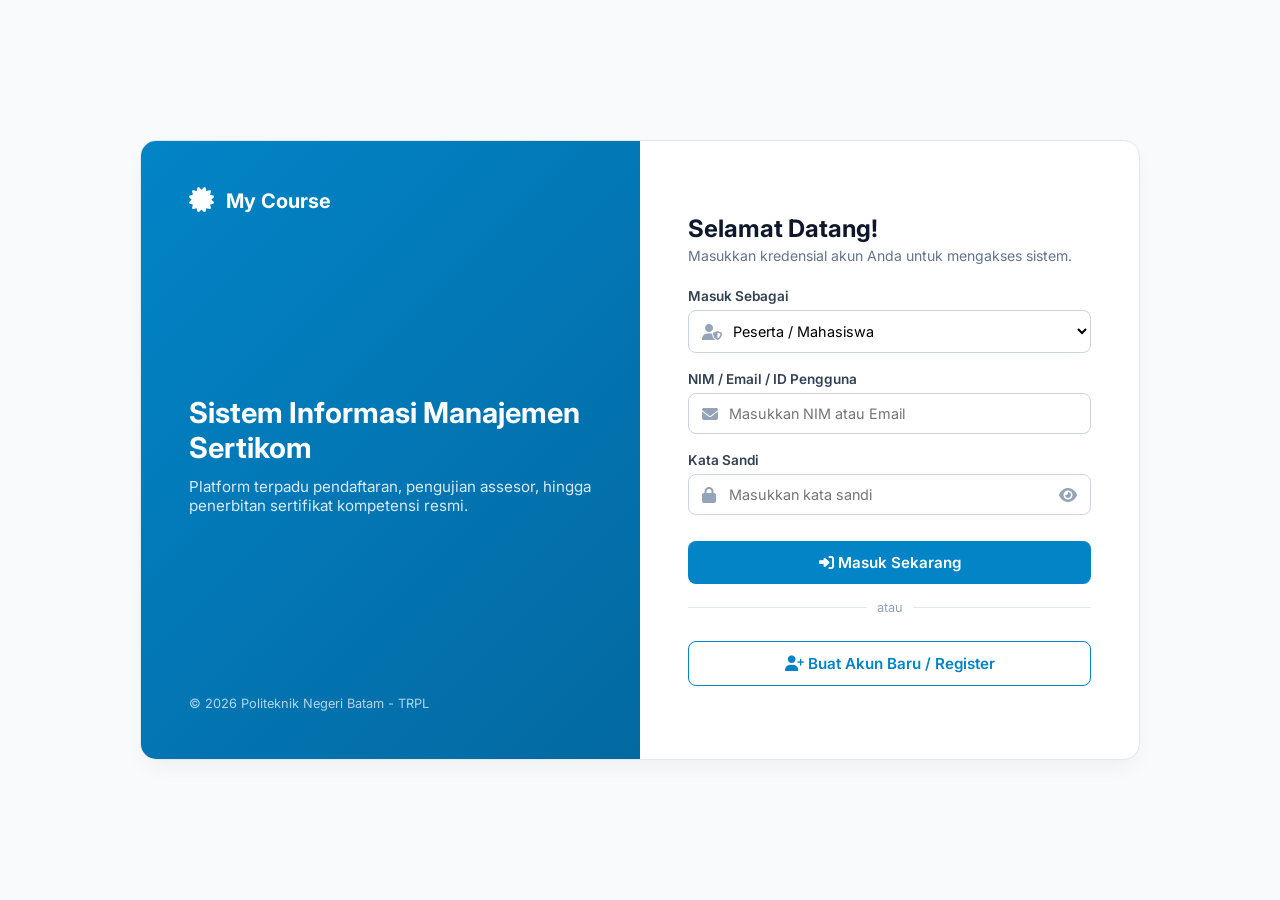
<file: index.html>
<!DOCTYPE html>
<html lang="id">
<head>
    <meta charset="UTF-8">
    <meta name="viewport" content="width=device-width, initial-scale=1.0">
    <title>Sistem Manajemen Sertikom</title>
    <link href="https://fonts.googleapis.com/css2?family=Inter:wght@300;400;500;600;700&display=swap" rel="stylesheet">
    <link rel="stylesheet" href="https://cdnjs.cloudflare.com/ajax/libs/font-awesome/6.4.0/css/all.min.css">
    <style>
        * { margin: 0; padding: 0; box-sizing: border-box; font-family: 'Inter', sans-serif; }
        body { background-color: #f8fafc; min-height: 100vh; display: flex; align-items: center; justify-content: center; }
        .login-wrapper { display: flex; width: 100%; max-width: 1000px; min-height: 620px; background: #fff; border-radius: 16px; box-shadow: 0 10px 25px -5px rgba(0,0,0,0.05); overflow: hidden; margin: 20px; border: 1px solid #e2e8f0; }
        .login-banner { flex: 1; background: linear-gradient(135deg, #0284c7 0%, #0369a1 100%); color: #fff; padding: 48px; display: flex; flex-direction: column; justify-content: space-between; }
        .brand-logo { display: flex; align-items: center; gap: 12px; font-size: 1.25rem; font-weight: 700; }
        .login-form-container { flex: 1; padding: 48px; display: flex; flex-direction: column; justify-content: center; overflow-y: auto; }
        .form-group { margin-bottom: 18px; display: flex; flex-direction: column; gap: 6px; }
        label { font-size: 0.85rem; font-weight: 600; color: #334155; }
        .input-icon-wrapper { position: relative; display: flex; align-items: center; }
        .input-icon-wrapper i.left-icon { position: absolute; left: 14px; color: #94a3b8; }
        .input-icon-wrapper i.toggle-password { position: absolute; right: 14px; color: #94a3b8; cursor: pointer; }
        input, select { width: 100%; padding: 11px 14px 11px 40px; border: 1px solid #cbd5e1; border-radius: 8px; font-size: 0.9rem; outline: none; background-color: #fff; }
        input:focus, select:focus { border-color: #0284c7; box-shadow: 0 0 0 3px #e0f2fe; }
        
        /* Style Tombol */
        .btn-primary { width: 100%; padding: 12px; background-color: #0284c7; color: #fff; border: none; border-radius: 8px; font-size: 0.95rem; font-weight: 600; cursor: pointer; transition: background-color 0.2s; }
        .btn-primary:hover { background-color: #0369a1; }
        
        .btn-outline { width: 100%; padding: 12px; background-color: transparent; color: #0284c7; border: 1px solid #0284c7; border-radius: 8px; font-size: 0.95rem; font-weight: 600; cursor: pointer; transition: all 0.2s; margin-top: 10px; }
        .btn-outline:hover { background-color: #f0f9ff; }

        .divider { display: flex; align-items: center; text-align: center; margin: 16px 0; color: #94a3b8; font-size: 0.8rem; }
        .divider::before, .divider::after { content: ''; flex: 1; border-bottom: 1px solid #e2e8f0; }
        .divider span { padding: 0 10px; }

        .switch-form-text { text-align: center; margin-top: 16px; font-size: 0.88rem; color: #64748b; }
        .switch-form-text a { color: #0284c7; font-weight: 600; text-decoration: none; cursor: pointer; }
        .switch-form-text a:hover { text-decoration: underline; }
        .hidden { display: none !important; }
        @media (max-width: 768px) { .login-banner { display: none; } .login-wrapper { max-width: 450px; } }
    </style>
</head>
<body>
    <div class="login-wrapper">
        <!-- Banner Left Side -->
        <div class="login-banner">
            <div class="brand-logo"><i class="fa-solid fa-certificate fa-lg"></i><span>My Course</span></div>
            <div>
                <h2 style="font-size: 1.8rem; font-weight: 700; margin-bottom: 12px;">Sistem Informasi Manajemen Sertikom</h2>
                <p style="font-size: 0.95rem; opacity: 0.85;">Platform terpadu pendaftaran, pengujian assesor, hingga penerbitan sertifikat kompetensi resmi.</p>
            </div>
            <div style="font-size: 0.8rem; opacity: 0.7;">&copy; 2026 Politeknik Negeri Batam - TRPL</div>
        </div>

        <!-- Right Side Form Container -->
        <div class="login-form-container">
            
            <!-- FORM LOGIN -->
            <div id="loginSection">
                <div style="margin-bottom: 24px;">
                    <h3 style="font-size: 1.5rem; font-weight: 700; color: #0f172a;">Selamat Datang!</h3>
                    <p style="font-size: 0.88rem; color: #64748b; margin-top: 4px;">Masukkan kredensial akun Anda untuk mengakses sistem.</p>
                </div>

                <form id="loginForm">
                    <div class="form-group">
                        <label for="roleSelect">Masuk Sebagai</label>
                        <div class="input-icon-wrapper">
                            <i class="fa-solid fa-user-shield left-icon"></i>
                            <select name="role" id="roleSelect" required>
                                <option value="peserta" selected>Peserta / Mahasiswa</option>
                                <option value="assesor">Assesor / Penguji</option>
                                <option value="operator">Operator / Admin Jurusan</option>
                            </select>
                        </div>
                    </div>

                    <div class="form-group">
                        <label for="username">NIM / Email / ID Pengguna</label>
                        <div class="input-icon-wrapper">
                            <i class="fa-solid fa-envelope left-icon"></i>
                            <input type="text" id="username" name="username" placeholder="Masukkan NIM atau Email" required autocomplete="off">
                        </div>
                    </div>

                    <div class="form-group">
                        <label for="password">Kata Sandi</label>
                        <div class="input-icon-wrapper">
                            <i class="fa-solid fa-lock left-icon"></i>
                            <input type="password" id="password" name="password" placeholder="Masukkan kata sandi" required>
                            <i class="fa-solid fa-eye toggle-password" onclick="togglePassword('password', this)"></i>
                        </div>
                    </div>

                    <!-- TOMBOL LOGIN UTAMA -->
                    <button type="submit" class="btn-primary" style="margin-top: 8px;">
                        <i class="fa-solid fa-right-to-bracket"></i> Masuk Sekarang
                    </button>
                </form>

                <div class="divider">
                    <span>atau</span>
                </div>

                <!-- TOMBOL REGISTER KHUSUS -->
                <button type="button" class="btn-outline" onclick="toggleForm('register')">
                    <i class="fa-solid fa-user-plus"></i> Buat Akun Baru / Register
                </button>
            </div>

            <!-- FORM REGISTRASI -->
            <div id="registerSection" class="hidden">
                <div style="margin-bottom: 24px;">
                    <h3 style="font-size: 1.5rem; font-weight: 700; color: #0f172a;">Pendaftaran Akun</h3>
                    <p style="font-size: 0.88rem; color: #64748b; margin-top: 4px;">Lengkapi data diri Anda untuk mendaftar ke sistem.</p>
                </div>

                <form id="registerForm">
                    <div class="form-group">
                        <label for="regFullName">Nama Lengkap</label>
                        <div class="input-icon-wrapper">
                            <i class="fa-solid fa-user left-icon"></i>
                            <input type="text" id="regFullName" name="fullName" placeholder="Masukkan nama lengkap" required autocomplete="off">
                        </div>
                    </div>

                    <div class="form-group">
                        <label for="regEmail">Email / NIM</label>
                        <div class="input-icon-wrapper">
                            <i class="fa-solid fa-envelope left-icon"></i>
                            <input type="text" id="regEmail" name="email" placeholder="contoh@polibatam.ac.id / NIM" required autocomplete="off">
                        </div>
                    </div>

                    <div class="form-group">
                        <label for="regRole">Daftar Sebagai</label>
                        <div class="input-icon-wrapper">
                            <i class="fa-solid fa-user-gear left-icon"></i>
                            <select name="regRole" id="regRole" required>
                                <option value="peserta" selected>Peserta / Mahasiswa</option>
                            </select>
                        </div>
                    </div>

                    <div class="form-group">
                        <label for="regPassword">Kata Sandi</label>
                        <div class="input-icon-wrapper">
                            <i class="fa-solid fa-lock left-icon"></i>
                            <input type="password" id="regPassword" name="regPassword" placeholder="Minimal 6 karakter" required>
                            <i class="fa-solid fa-eye toggle-password" onclick="togglePassword('regPassword', this)"></i>
                        </div>
                    </div>

                    <button type="submit" class="btn-primary" style="margin-top: 8px;">
                        <i class="fa-solid fa-check-circle"></i> Selesaikan Pendaftaran
                    </button>
                </form>

                <p class="switch-form-text">
                    Sudah memiliki akun? <a onclick="toggleForm('login')">Kembali ke Login</a>
                </p>
            </div>

        </div>
    </div>

    <script>
        // Toggle Show/Hide Password
        function togglePassword(inputId, iconElement) {
            const input = document.getElementById(inputId);
            if (input.type === 'password') {
                input.type = 'text';
                iconElement.classList.replace('fa-eye', 'fa-eye-slash');
            } else {
                input.type = 'password';
                iconElement.classList.replace('fa-eye-slash', 'fa-eye');
            }
        }

        // Fungsi Beralih Antara Login dan Register
        function toggleForm(target) {
            const loginSection = document.getElementById('loginSection');
            const registerSection = document.getElementById('registerSection');

            if (target === 'register') {
                loginSection.classList.add('hidden');
                registerSection.classList.remove('hidden');
            } else {
                registerSection.classList.add('hidden');
                loginSection.classList.remove('hidden');
            }
        }

        // Handling Login Submit
        document.getElementById('loginForm').addEventListener('submit', function(e) {
            e.preventDefault(); 
            
            const role = document.getElementById('roleSelect').value;
            const username = document.getElementById('username').value;
            
            localStorage.setItem('userRole', role);
            localStorage.setItem('username', username);

            const dashboardMap = {
                'peserta': 'dashboard_peserta.html',
                'assesor': 'dashboard_assesor.html',
                'operator': 'dashboard_operator.html'
            };

            if (dashboardMap[role]) {
                window.location.href = dashboardMap[role];
            } else {
                alert('Role tidak valid!');
            }
        });

        // Handling Register Submit
        document.getElementById('registerForm').addEventListener('submit', function(e) {
            e.preventDefault();

            const fullName = document.getElementById('regFullName').value;
            const email = document.getElementById('regEmail').value;
            const role = document.getElementById('regRole').value;

            alert(`Pendaftaran berhasil!\nNama: ${fullName}\nRole: ${role}\n\nSilakan masuk menggunakan akun Anda.`);
            
            document.getElementById('roleSelect').value = role;
            document.getElementById('username').value = email;
            toggleForm('login');
        });
    </script>
</body>
</html>
</file>
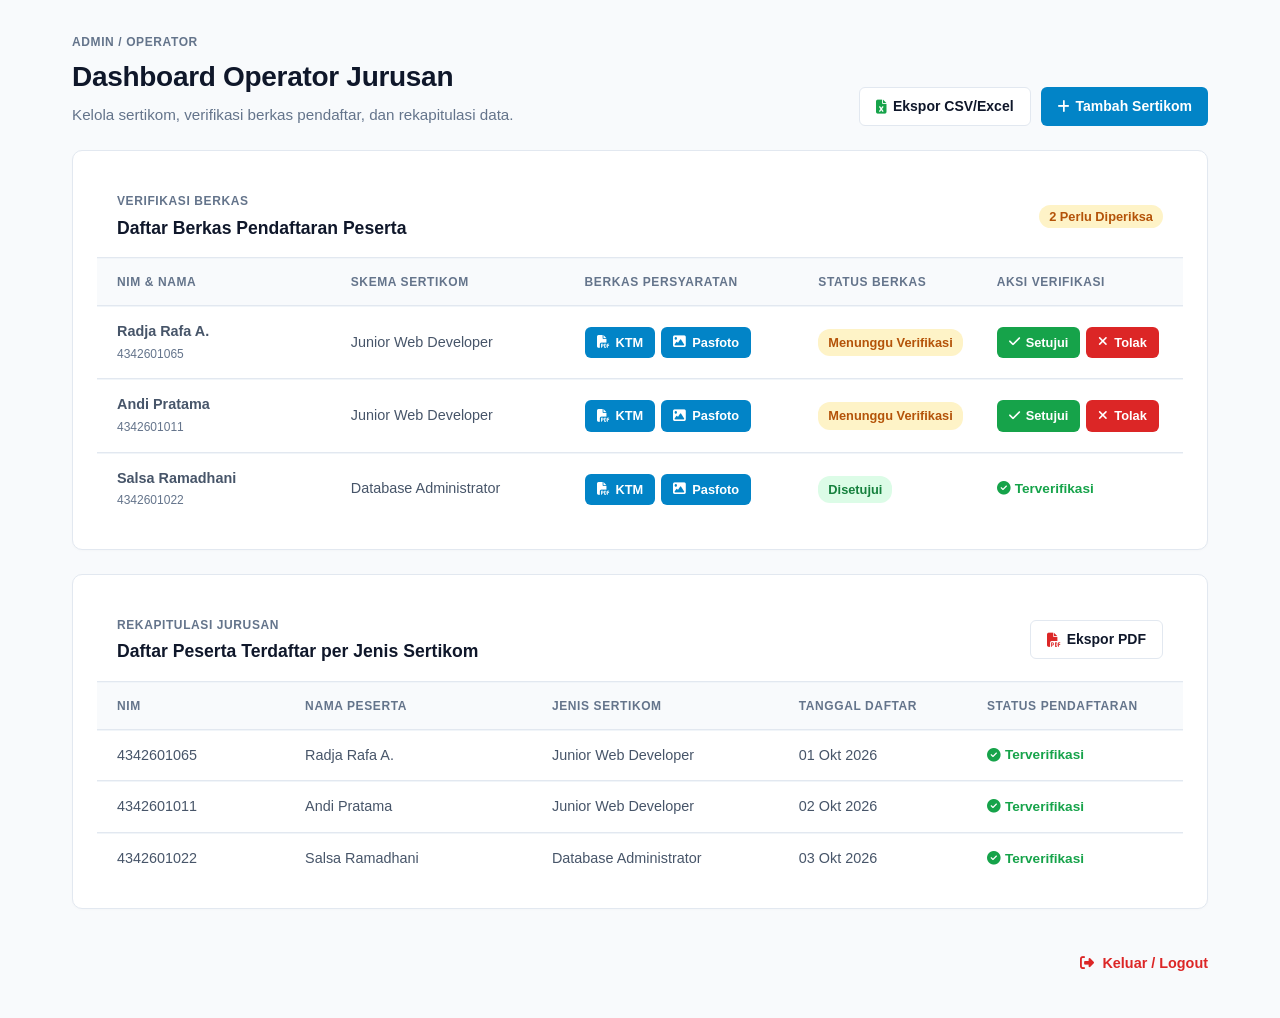
<file: dashboard_operator.html>
<!DOCTYPE html>
<html lang="id">
<head>
    <meta charset="UTF-8">
    <meta name="viewport" content="width=device-width, initial-scale=1.0">
    <link rel="stylesheet" href="style.css">
    <link rel="stylesheet" href="https://cdnjs.cloudflare.com/ajax/libs/font-awesome/6.4.0/css/all.min.css">
    <title>Dashboard Operator - Manajemen Sertikom</title>
    <style>
      
    </style>
</head>
<body>

<section id="admin" class="page role-page active">
    <!-- PAGE HEADER -->
    <div class="page-head">
        <div>
            <span class="role-label admin-label">ADMIN / OPERATOR</span>
            <h1>Dashboard Operator Jurusan</h1>
            <p>Kelola sertikom, verifikasi berkas pendaftar, dan rekapitulasi data.</p>
        </div>
        <div class="head-actions">
            <!-- Penulisan sintaks onclick yang salah sebelumnya disesuaikan -->
            <button class="btn-secondary" onclick="exportDataData('csv')">
                <i class="fa-solid fa-file-excel" style="color: #16a34a;"></i> Ekspor CSV/Excel
            </button>
            <button class="btn-primary" onclick="openCourseForm()">
                <i class="fa-solid fa-plus"></i> Tambah Sertikom
            </button>
        </div>
    </div>

    <!-- TABEL VERIFIKASI BERKAS PESERTA -->
    <div class="card admin-table-card">
        <div class="card-head">
            <div>
                <span class="label">VERIFIKASI BERKAS</span>
                <h3>Daftar Berkas Pendaftaran Peserta</h3>
            </div>
            <span class="count-badge" id="pendingCount">2 Perlu Diperiksa</span>
        </div>
        
        <div class="simple-table table-verifikasi">
            <div class="simple-row table-title">
                <span>NIM & Nama</span>
                <span>Skema Sertikom</span>
                <span>Berkas Persyaratan</span>
                <span>Status Berkas</span>
                <span>Aksi Verifikasi</span>
            </div>
            
            <div class="simple-row" id="row-1">
                <div>
                    <b>Radja Rafa A.</b><br>
                    <small style="color:#64748b;">4342601065</small>
                </div>
                <span>Junior Web Developer</span>
                <div class="action-group">
                    <button class="btn-action-view" onclick="previewFile('KTM_Radja.pdf')"><i class="fa-solid fa-file-pdf"></i> KTM</button>
                    <button class="btn-action-view" onclick="previewFile('Foto_Radja.jpg')"><i class="fa-solid fa-image"></i> Pasfoto</button>
                </div>
                <div><span class="badge-pending" id="status-1">Menunggu Verifikasi</span></div>
                <div class="action-group">
                    <button class="btn-action-approve" onclick="verifyDoc(1, 'Disetujui')"><i class="fa-solid fa-check"></i> Setujui</button>
                    <button class="btn-action-reject" onclick="verifyDoc(1, 'Ditolak')"><i class="fa-solid fa-xmark"></i> Tolak</button>
                </div>
            </div>

            <div class="simple-row" id="row-2">
                <div>
                    <b>Andi Pratama</b><br>
                    <small style="color:#64748b;">4342601011</small>
                </div>
                <span>Junior Web Developer</span>
                <div class="action-group">
                    <button class="btn-action-view" onclick="previewFile('KTM_Andi.pdf')"><i class="fa-solid fa-file-pdf"></i> KTM</button>
                    <button class="btn-action-view" onclick="previewFile('Foto_Andi.jpg')"><i class="fa-solid fa-image"></i> Pasfoto</button>
                </div>
                <div><span class="badge-pending" id="status-2">Menunggu Verifikasi</span></div>
                <div class="action-group">
                    <button class="btn-action-approve" onclick="verifyDoc(2, 'Disetujui')"><i class="fa-solid fa-check"></i> Setujui</button>
                    <button class="btn-action-reject" onclick="verifyDoc(2, 'Ditolak')"><i class="fa-solid fa-xmark"></i> Tolak</button>
                </div>
            </div>

            <div class="simple-row">
                <div>
                    <b>Salsa Ramadhani</b><br>
                    <small style="color:#64748b;">4342601022</small>
                </div>
                <span>Database Administrator</span>
                <div class="action-group">
                    <button class="btn-action-view" onclick="previewFile('KTM_Salsa.pdf')"><i class="fa-solid fa-file-pdf"></i> KTM</button>
                    <button class="btn-action-view" onclick="previewFile('Foto_Salsa.jpg')"><i class="fa-solid fa-image"></i> Pasfoto</button>
                </div>
                <div><span class="badge-approved">Disetujui</span></div>
                <div class="done-text"><i class="fa-solid fa-circle-check"></i> Terverifikasi</div>
            </div>
        </div>
    </div>

    <!-- REKAP JUMLAH DAN DAFTAR PESERTA -->
    <div class="card admin-table-card">
        <div class="card-head">
            <div>
                <span class="label">REKAPITULASI JURUSAN</span>
                <h3>Daftar Peserta Terdaftar per Jenis Sertikom</h3>
            </div>
            <button class="btn-secondary" onclick="exportDataData('pdf')">
                <i class="fa-solid fa-file-pdf" style="color: #dc2626;"></i> Ekspor PDF
            </button>
        </div>
        
        <div class="simple-table table-rekap">
            <div class="simple-row table-title">
                <span>NIM</span>
                <span>Nama Peserta</span>
                <span>Jenis Sertikom</span>
                <span>Tanggal Daftar</span>
                <span>Status Pendaftaran</span>
            </div>
            <div class="simple-row">
                <span>4342601065</span>
                <span>Radja Rafa A.</span>
                <span>Junior Web Developer</span>
                <span>01 Okt 2026</span>
                <span class="done-text"><i class="fa-solid fa-circle-check"></i> Terverifikasi</span>
            </div>
            <div class="simple-row">
                <span>4342601011</span>
                <span>Andi Pratama</span>
                <span>Junior Web Developer</span>
                <span>02 Okt 2026</span>
                <span class="done-text"><i class="fa-solid fa-circle-check"></i> Terverifikasi</span>
            </div>
            <div class="simple-row">
                <span>4342601022</span>
                <span>Salsa Ramadhani</span>
                <span>Database Administrator</span>
                <span>03 Okt 2026</span>
                <span class="done-text"><i class="fa-solid fa-circle-check"></i> Terverifikasi</span>
            </div>
        </div>
    </div>

    <!-- LOGOUT BUTTON -->
    <div class="logout-wrapper">
        <a href="index.html" class="logout-link"><i class="fa-solid fa-right-from-bracket"></i> Keluar / Logout</a>
    </div>
</section>

<script>
    // Fungsi Lihat Berkas
    function previewFile(filename) {
        alert("Membuka berkas: " + filename);
    }

    // Fungsi Verifikasi Berkas (Setujui / Tolak)
    function verifyDoc(id, result) {
        const statusElement = document.getElementById('status-' + id);
        if (result === 'Disetujui') {
            statusElement.className = 'badge-approved';
            statusElement.innerText = 'Disetujui';
            alert('Berkas peserta berhasil disetujui!');
        } else {
            statusElement.className = 'badge-rejected';
            statusElement.innerText = 'Ditolak';
            alert('Berkas peserta ditolak!');
        }
    }

    // F010: Fungsi Ekspor Rekap Data Peserta
    function exportDataData(format) {
        alert("Sistem mengunduh Rekap Data Peserta Sertikom dalam format " + format.toUpperCase() + "...");
    }

    // Placeholder fungsi Tambah Sertikom
    function openCourseForm() {
        alert("Membuka formulir tambah Sertikom...");
    }
</script>
</body>
</html>
</file>
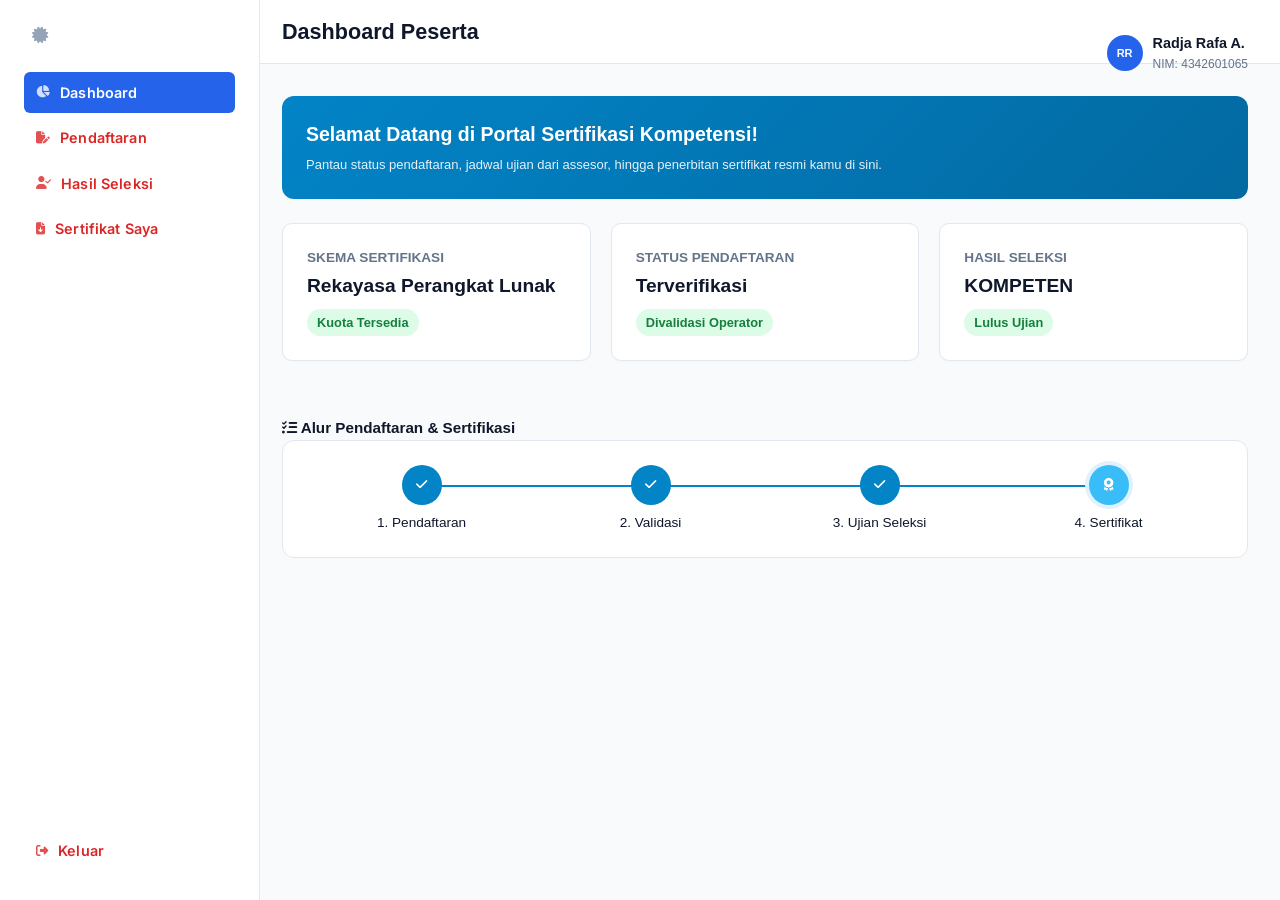
<file: dashboard_peserta.html>
<!DOCTYPE html>
<html lang="id">
<head>
    <meta charset="UTF-8">
    <meta name="viewport" content="width=device-width, initial-scale=1.0">
    <title>Dashboard Peserta - Manajemen Sertikom</title>
    <link href="https://fonts.googleapis.com/css2?family=Inter:wght@300;400;500;600;700&display=swap" rel="stylesheet">
    <link rel="stylesheet" href="https://cdnjs.cloudflare.com/ajax/libs/font-awesome/6.4.0/css/all.min.css">
    <link rel="stylesheet" href="style.css">
    <style>
        .welcome-card { background: linear-gradient(135deg, #0284c7 0%, #0369a1 100%); color: white; padding: 24px; border-radius: 12px; margin-bottom: 24px; }
        .stats-grid { display: grid; grid-template-columns: repeat(auto-fit, minmax(220px, 1fr)); gap: 20px; margin-bottom: 32px; }
        .badge { display: inline-block; padding: 4px 10px; border-radius: 20px; font-size: 0.8rem; font-weight: 600; margin-top: 8px; }
        .badge-success { background-color: #dcfce7; color: #15803d; }
        .stepper { display: flex; justify-content: space-between; background: #fff; padding: 24px; border-radius: 12px; border: 1px solid #e2e8f0; margin-bottom: 32px; }
        .step { flex: 1; text-align: center; position: relative; }
        .step:not(:last-child)::after { content: ''; position: absolute; top: 20px; right: -50%; width: 100%; height: 2px; background-color: #e2e8f0; }
        .step.completed:not(:last-child)::after { background-color: #0284c7; }
        .step-icon { width: 40px; height: 40px; border-radius: 50%; background-color: #f1f5f9; color: #64748b; display: flex; align-items: center; justify-content: center; margin: 0 auto 8px; position: relative; z-index: 2; }
        .step.completed .step-icon { background-color: #0284c7; color: #fff; }
        .step.active .step-icon { background-color: #38bdf8; color: #fff; box-shadow: 0 0 0 4px #e0f2fe; }
    </style>
</head>
<body>

    <div id="sidebar-container"></div>

    <div class="main-content">
        <header class="topbar">
            <h2>Dashboard Peserta</h2>
            <div class="user-profile">
                <div class="user-avatar">RR</div>
                <div>
                    <div style="font-weight: 600; font-size: 0.9rem;">Radja Rafa A.</div>
                    <div style="font-size: 0.75rem; color: #64748b;">NIM: 4342601065</div>
                </div>
            </div>
        </header>

        <div class="container">
            <div class="welcome-card">
                <h2>Selamat Datang di Portal Sertifikasi Kompetensi!</h2>
                <p style="margin-top: 6px; opacity: 0.9;">Pantau status pendaftaran, jadwal ujian dari assesor, hingga penerbitan sertifikat resmi kamu di sini.</p>
            </div>

            <div class="stats-grid">
                <div class="card">
                    <div style="font-size:0.85rem; color:#64748b; font-weight:600;">SKEMA SERTIFIKASI</div>
                    <div style="font-size:1.2rem; font-weight:700; margin-top:4px;">Rekayasa Perangkat Lunak</div>
                    <span class="badge badge-success">Kuota Tersedia</span>
                </div>
                <div class="card">
                    <div style="font-size:0.85rem; color:#64748b; font-weight:600;">STATUS PENDAFTARAN</div>
                    <div style="font-size:1.2rem; font-weight:700; margin-top:4px;">Terverifikasi</div>
                    <span class="badge badge-success">Divalidasi Operator</span>
                </div>
                <div class="card">
                    <div style="font-size:0.85rem; color:#64748b; font-weight:600;">HASIL SELEKSI</div>
                    <div style="font-size:1.2rem; font-weight:700; margin-top:4px;">KOMPETEN</div>
                    <span class="badge badge-success">Lulus Ujian</span>
                </div>
            </div>

            <h3 class="section-title"><i class="fa-solid fa-list-check"></i> Alur Pendaftaran & Sertifikasi</h3>
            <div class="stepper">
                <div class="step completed"><div class="step-icon"><i class="fa-solid fa-check"></i></div><div style="font-size:0.85rem;">1. Pendaftaran</div></div>
                <div class="step completed"><div class="step-icon"><i class="fa-solid fa-check"></i></div><div style="font-size:0.85rem;">2. Validasi</div></div>
                <div class="step completed"><div class="step-icon"><i class="fa-solid fa-check"></i></div><div style="font-size:0.85rem;">3. Ujian Seleksi</div></div>
                <div class="step active"><div class="step-icon"><i class="fa-solid fa-award"></i></div><div style="font-size:0.85rem;">4. Sertifikat</div></div>
            </div>
        </div>
    </div>

    <script>
        fetch('sidebar.html')
            .then(res => res.text())
            .then(data => {
                document.getElementById('sidebar-container').innerHTML = data;
                document.getElementById('menu-dashboard').classList.add('active');
            });
    </script>
</body>
</html>
</file>
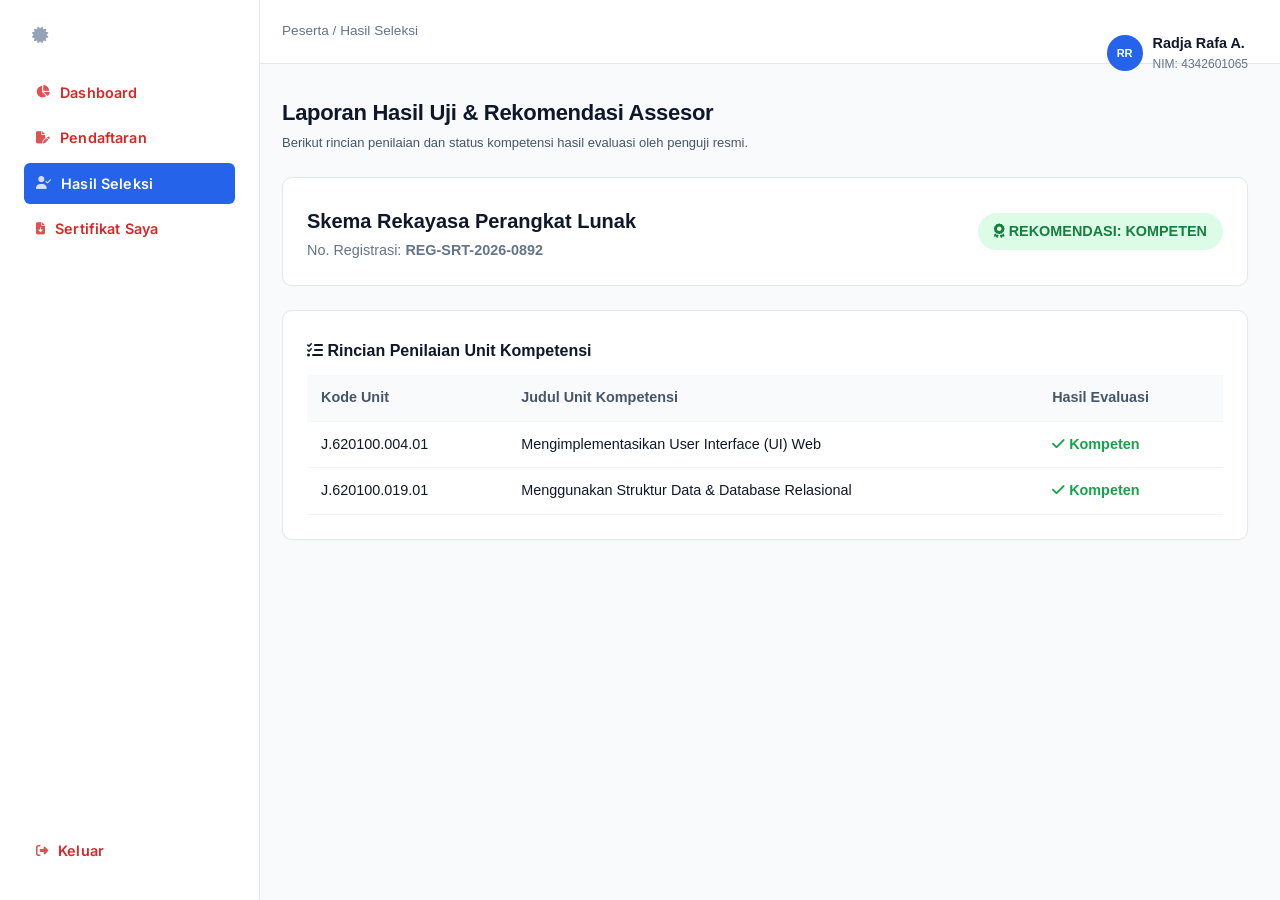
<file: hasil_seleksi.html>
<!DOCTYPE html>
<html lang="id">
<head>
    <meta charset="UTF-8">
    <meta name="viewport" content="width=device-width, initial-scale=1.0">
    <title>Hasil Seleksi - Manajemen Sertikom</title>
    <link href="https://fonts.googleapis.com/css2?family=Inter:wght@300;400;500;600;700&display=swap" rel="stylesheet">
    <link rel="stylesheet" href="https://cdnjs.cloudflare.com/ajax/libs/font-awesome/6.4.0/css/all.min.css">
    <link rel="stylesheet" href="style.css">
    <style>
        table { width: 100%; border-collapse: collapse; margin-top: 12px; }
        table th, table td { padding: 12px 14px; text-align: left; border-bottom: 1px solid #f1f5f9; font-size: 0.9rem; }
        table th { background-color: #f8fafc; color: #475569; font-weight: 600; }
        .badge-kompeten { padding: 8px 16px; background-color: #dcfce7; color: #15803d; border-radius: 20px; font-weight: 700; font-size: 0.9rem; }
    </style>
</head>
<body>

    <div id="sidebar-container"></div>

    <div class="main-content">
        <header class="topbar">
            <div><span style="color: #64748b; font-size: 0.85rem;">Peserta / Hasil Seleksi</span></div>
            <div class="user-profile">
                <div class="user-avatar">RR</div>
                <div>
                    <div style="font-weight: 600; font-size: 0.9rem;">Radja Rafa A.</div>
                    <div style="font-size: 0.75rem; color: #64748b;">NIM: 4342601065</div>
                </div>
            </div>
        </header>

        <div class="container">
            <div class="page-header">
                <h2>Laporan Hasil Uji & Rekomendasi Assesor</h2>
                <p>Berikut rincian penilaian dan status kompetensi hasil evaluasi oleh penguji resmi.</p>
            </div>

            <div class="card" style="display:flex; justify-content:space-between; align-items:center;">
                <div>
                    <h3 style="font-size:1.25rem;">Skema Rekayasa Perangkat Lunak</h3>
                    <p style="font-size:0.9rem; color:#64748b; margin-top:4px;">No. Registrasi: <strong>REG-SRT-2026-0892</strong></p>
                </div>
                <span class="badge-kompeten"><i class="fa-solid fa-award"></i> REKOMENDASI: KOMPETEN</span>
            </div>

            <div class="card">
                <h3 class="section-title"><i class="fa-solid fa-list-check"></i> Rincian Penilaian Unit Kompetensi</h3>
                <table>
                    <thead>
                        <tr>
                            <th>Kode Unit</th>
                            <th>Judul Unit Kompetensi</th>
                            <th>Hasil Evaluasi</th>
                        </tr>
                    </thead>
                    <tbody>
                        <tr>
                            <td>J.620100.004.01</td>
                            <td>Mengimplementasikan User Interface (UI) Web</td>
                            <td style="color:#16a34a; font-weight:600;"><i class="fa-solid fa-check"></i> Kompeten</td>
                        </tr>
                        <tr>
                            <td>J.620100.019.01</td>
                            <td>Menggunakan Struktur Data & Database Relasional</td>
                            <td style="color:#16a34a; font-weight:600;"><i class="fa-solid fa-check"></i> Kompeten</td>
                        </tr>
                    </tbody>
                </table>
            </div>
        </div>
    </div>

    <script>
        fetch('sidebar.html')
            .then(res => res.text())
            .then(data => {
                document.getElementById('sidebar-container').innerHTML = data;
                document.getElementById('menu-hasil').classList.add('active');
            });
    </script>
</body>
</html>
</file>
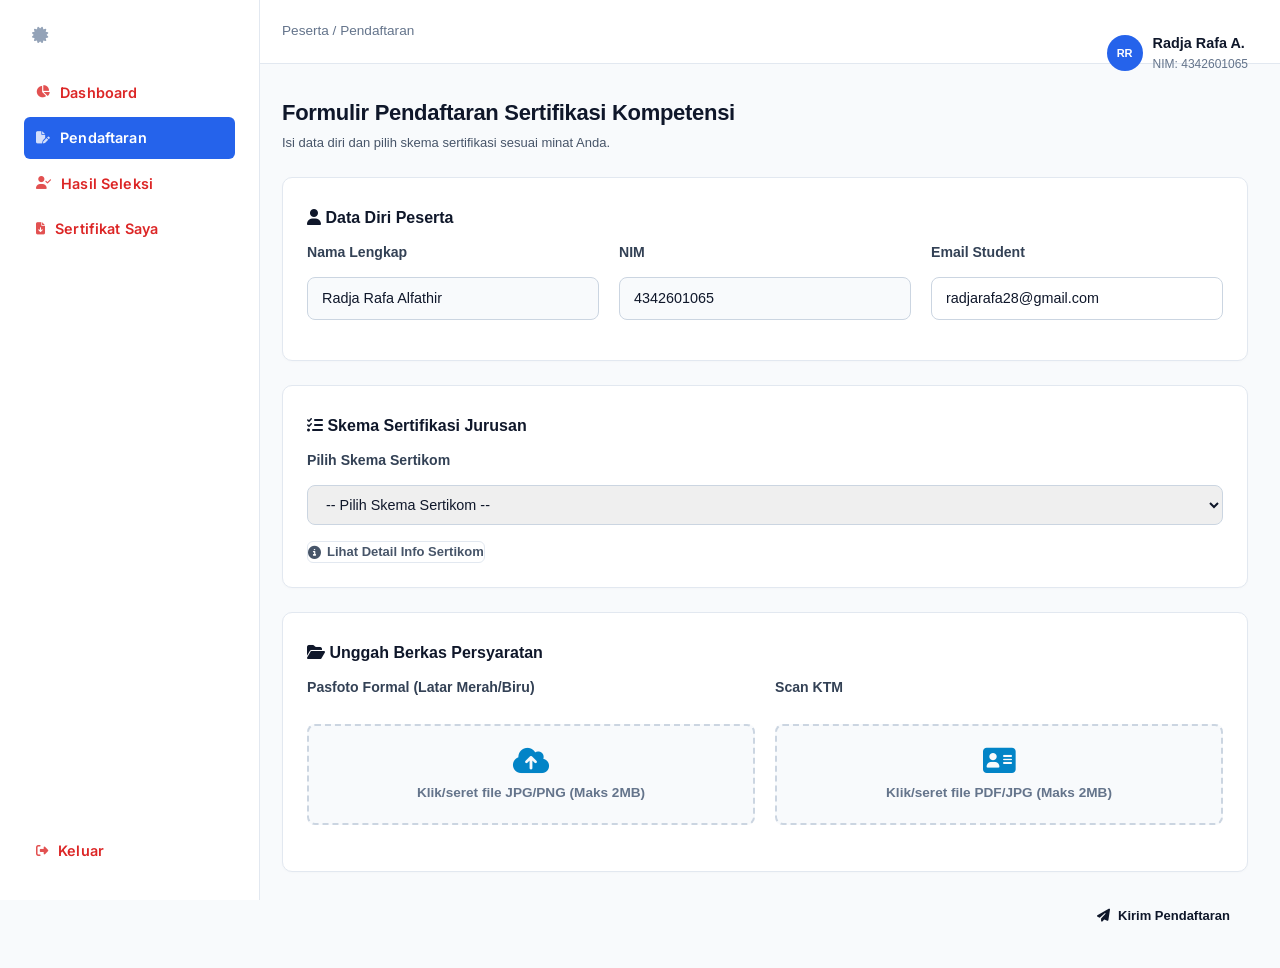
<file: pendaftaran_sertikom.html>
<!DOCTYPE html>
<html lang="id">
<head>
    <meta charset="UTF-8">
    <meta name="viewport" content="width=device-width, initial-scale=1.0">
    <title>Pendaftaran Sertikom - Manajemen Sertikom</title>
    <link href="https://fonts.googleapis.com/css2?family=Inter:wght@300;400;500;600;700&display=swap" rel="stylesheet">
    <link rel="stylesheet" href="https://cdnjs.cloudflare.com/ajax/libs/font-awesome/6.4.0/css/all.min.css">
    <link rel="stylesheet" href="style.css">
    <style>
        .form-grid { display: grid; grid-template-columns: repeat(auto-fit, minmax(280px, 1fr)); gap: 20px; }
        .form-group { display: flex; flex-direction: column; gap: 8px; margin-bottom: 16px; }
        label { font-size: 0.88rem; font-weight: 600; color: #334155; }
        input[type="text"], input[type="email"], select { width: 100%; padding: 10px 14px; border: 1px solid #cbd5e1; border-radius: 8px; font-size: 0.9rem; outline: none; }
        .file-upload-box { border: 2px dashed #cbd5e1; padding: 20px; border-radius: 8px; text-align: center; background-color: #f8fafc; cursor: pointer; display: block; }
        .file-upload-box input[type="file"] { display: none; }
        
        /* Alert Modal & Toast (F007) */
        .alert-box { padding: 12px 16px; border-radius: 8px; margin-bottom: 20px; font-size: 0.9rem; display: flex; align-items: center; gap: 10px; }
        .alert-warning { background-color: #fef3c7; color: #92400e; border: 1px solid #fde68a; }
        .modal-overlay { position: fixed; top: 0; left: 0; width: 100%; height: 100%; background: rgba(0,0,0,0.5); display: flex; align-items: center; justify-content: center; z-index: 999; }
        .modal-content { background: #fff; padding: 24px; border-radius: 12px; max-width: 500px; width: 90%; }
        .hidden { display: none !important; }

        /* Styling tambahan untuk list info skema */
        .info-list { margin-top: 10px; font-size: 0.85rem; color: #475569; background: #f1f5f9; padding: 12px; border-radius: 8px; }
        .info-list p { margin: 4px 0; }
    </style>    
</head>
<body>

    <div id="sidebar-container"></div>

    <div class="main-content">
        <header class="topbar">
            <div><span style="color: #64748b; font-size: 0.85rem;">Peserta / Pendaftaran</span></div>
            <div class="user-profile">
                <div class="user-avatar">RR</div>
                <div>
                    <div style="font-weight: 600; font-size: 0.9rem;">Radja Rafa A.</div>
                    <div style="font-size: 0.75rem; color: #64748b;">NIM: 4342601065</div>
                </div>
            </div>
        </header>

        <div class="container">
            <div class="page-header">
                <h2>Formulir Pendaftaran Sertifikasi Kompetensi</h2>
                <p>Isi data diri dan pilih skema sertifikasi sesuai minat Anda.</p>
            </div>

            <!-- F007: Alert Peringatan Kuota Habis -->
            <div id="quotaAlert" class="alert-box alert-warning hidden">
                <i class="fa-solid fa-triangle-exclamation fa-lg"></i>
                <span><strong>Peringatan:</strong> Kuota untuk skema yang dipilih telah habis! Pendaftaran tidak dapat dilanjutkan.</span>
            </div>

            <form id="registrationForm" onsubmit="handleFormSubmit(event)">
                <div class="card">
                    <h3 class="section-title"><i class="fa-solid fa-user"></i> Data Diri Peserta</h3>
                    <div class="form-grid">
                        <div class="form-group">
                            <label>Nama Lengkap</label>
                            <input type="text" value="Radja Rafa Alfathir" readonly style="background-color:#f8fafc;">
                        </div>
                        <div class="form-group">
                            <label>NIM</label>
                            <input type="text" value="4342601065" readonly style="background-color:#f8fafc;">
                        </div>
                        <div class="form-group">
                            <label>Email Student</label>
                            <input type="email" value="radjarafa28@gmail.com" required>
                        </div>
                    </div>
                </div>

                <!-- F003 & F004 & F006: Pemilihan & Detail Skema -->
                <div class="card">
                    <h3 class="section-title"><i class="fa-solid fa-list-check"></i> Skema Sertifikasi Jurusan</h3>
                    <div class="form-group">
                        <label for="schemeSelect">Pilih Skema Sertikom</label>
                        <select id="schemeSelect" onchange="checkQuotaAndDetail()" required>
                            <option value="" disabled selected>-- Pilih Skema Sertikom --</option>
                            <!-- Daftar Seluruh Skema Sertikom Jurusan -->
                            <option value="web" data-quota="12" data-desc="Menguji kompetensi pemrograman web front-end dan back-end berbasis standar industri." data-req="KTM, Transkrip Nilai Pemrograman Web (Min. B)" data-date="15 Oktober 2026">Junior Web Developer (Sisa Kuota: 12)</option>
                            <option value="net" data-quota="0" data-desc="Menguji kompetensi instalasi, perancangan, dan konfigurasi jaringan LAN/WAN." data-req="KTM, Sertifikat Jaringan Dasar" data-date="20 Oktober 2026">Network Engineer (Sisa Kuota: 0 - Penuh)</option>
                            <option value="data" data-quota="8" data-desc="Menguji kemampuan analisis data, pengelolaan database SQL, dan visualisasi data." data-req="KTM, Transkrip Nilai Basis Data" data-date="22 Oktober 2026">Data Analyst (Sisa Kuota: 8)</option>
                            <option value="cyber" data-quota="5" data-desc="Menguji pengetahuan keamanan siber, analisis kerentanan, dan enkripsi data." data-req="KTM, Sertifikat Keamanan Informasi" data-date="25 Oktober 2026">Cyber Security Analyst (Sisa Kuota: 5)</option>
                            <option value="mobile" data-quota="15" data-desc="Menguji pengembangan aplikasi Android/iOS menggunakan framework modern." data-req="KTM, Portofolio Aplikasi Mobile" data-date="28 Oktober 2026">Mobile Application Developer (Sisa Kuota: 15)</option>
                        </select>
                    </div>

                    <button type="button" class="btn-outline" onclick="openDetailModal()">
                        <i class="fa-solid fa-circle-info"></i> Lihat Detail Info Sertikom
                    </button>
                </div>

                <!-- F005: Upload Berkas -->
                <div class="card">
                    <h3 class="section-title"><i class="fa-solid fa-folder-open"></i> Unggah Berkas Persyaratan</h3>
                    <div class="form-grid">
                        <div class="form-group">
                            <label>Pasfoto Formal (Latar Merah/Biru)</label>
                            <label class="file-upload-box">
                                <i class="fa-solid fa-cloud-arrow-up" style="font-size: 1.8rem; color:#0284c7; margin-bottom:8px;"></i>
                                <p style="font-size:0.85rem; color:#64748b;">Klik/seret file JPG/PNG (Maks 2MB)</p>
                                <input type="file" id="photoInput" accept="image/*" required>
                            </label>
                        </div>
                        <div class="form-group">
                            <label>Scan KTM</label>
                            <label class="file-upload-box">
                                <i class="fa-solid fa-address-card" style="font-size: 1.8rem; color:#0284c7; margin-bottom:8px;"></i>
                                <p style="font-size:0.85rem; color:#64748b;">Klik/seret file PDF/JPG (Maks 2MB)</p>
                                <input type="file" id="ktmInput" accept=".pdf,image/*" required>
                            </label>
                        </div>
                    </div>
                </div>

                <!-- F008: Auto Close Submit -->
                <div style="display:flex; justify-content:flex-end; gap:12px;">
                    <button type="submit" id="submitBtn" class="btn"><i class="fa-solid fa-paper-plane"></i> Kirim Pendaftaran</button>
                </div>
            </form>
        </div>
    </div>

    <!-- F004: Modal Detail Sertikom -->
    <div id="detailModal" class="modal-overlay hidden">
        <div class="modal-content">
            <h3 id="mTitle" style="color:#0284c7; margin-bottom:12px;">Detail Sertikom</h3>
            <p style="font-size:0.9rem; margin-bottom:8px;"><strong>Deskripsi:</strong> <span id="mDesc">-</span></p>
            <p style="font-size:0.9rem; margin-bottom:8px;"><strong>Jadwal Pelaksanaan:</strong> <span id="mDate">-</span></p>
            <p style="font-size:0.9rem; margin-bottom:8px;"><strong>Persyaratan:</strong> <span id="mReq">-</span></p>
            <p style="font-size:0.9rem; margin-bottom:16px;"><strong>Sisa Kuota:</strong> <span id="mQuota">-</span></p>
            <button type="button" class="btn-primary" onclick="closeDetailModal()">Tutup</button>
        </div>
    </div>

    <script>
        fetch('sidebar.html').then(res => res.text()).then(data => {
            document.getElementById('sidebar-container').innerHTML = data;
            document.getElementById('menu-pendaftaran').classList.add('active');
        });

        // F006, F007, F008: Logika Validasi Kuota dan Penutupan Otomatis
        function checkQuotaAndDetail() {
            const select = document.getElementById('schemeSelect');
            const selectedOption = select.options[select.selectedIndex];
            const quota = parseInt(selectedOption.getAttribute('data-quota') || '0');
            const alertBox = document.getElementById('quotaAlert');
            const submitBtn = document.getElementById('submitBtn');

            if (quota <= 0) {
                alertBox.classList.remove('hidden'); // F007: Peringatan
                submitBtn.disabled = true; // F008: Menutup pendaftaran
                submitBtn.style.opacity = '0.5';
                submitBtn.style.cursor = 'not-allowed';
            } else {
                alertBox.classList.add('hidden');
                submitBtn.disabled = false;
                submitBtn.style.opacity = '1';
                submitBtn.style.cursor = 'pointer';
            }
        }

        // F004: Modal Detail Info
        function openDetailModal() {
            const select = document.getElementById('schemeSelect');
            if (!select.value) { 
                alert("Pilih skema sertikom terlebih dahulu!"); 
                return; 
            }
            const opt = select.options[select.selectedIndex];
            
            // Mengambil teks nama skema tanpa teks sisa kuota
            const schemeName = opt.text.split(' (Sisa Kuota:')[0];
            
            document.getElementById('mTitle').innerText = schemeName;
            document.getElementById('mDesc').innerText = opt.getAttribute('data-desc');
            document.getElementById('mDate').innerText = opt.getAttribute('data-date');
            document.getElementById('mReq').innerText = opt.getAttribute('data-req');
            document.getElementById('mQuota').innerText = opt.getAttribute('data-quota') + " Peserta";
            
            document.getElementById('detailModal').classList.remove('hidden');
        }

        function closeDetailModal() {
            document.getElementById('detailModal').classList.add('hidden');
        }

        // F005: Simpan Pendaftaran
        function handleFormSubmit(e) {
            e.preventDefault();
            alert("Pendaftaran berhasil disimpan ke sistem!");
            window.location.href = "dashboard_peserta.html";
        }

        function handleFormSubmit(e) {
        e.preventDefault();
        const select = document.getElementById('schemeSelect');
        const quota = parseInt(select.options[select.selectedIndex].getAttribute('data-quota') || '0');

        if (quota <= 0) {
            alert("Pendaftaran gagal: Kuota skema ini sudah habis.");
            return;
        }

        alert("Pendaftaran berhasil disimpan ke sistem!");
        window.location.href = "dashboard_peserta.html";
    }
    </script>
</body>
</html>
</file>
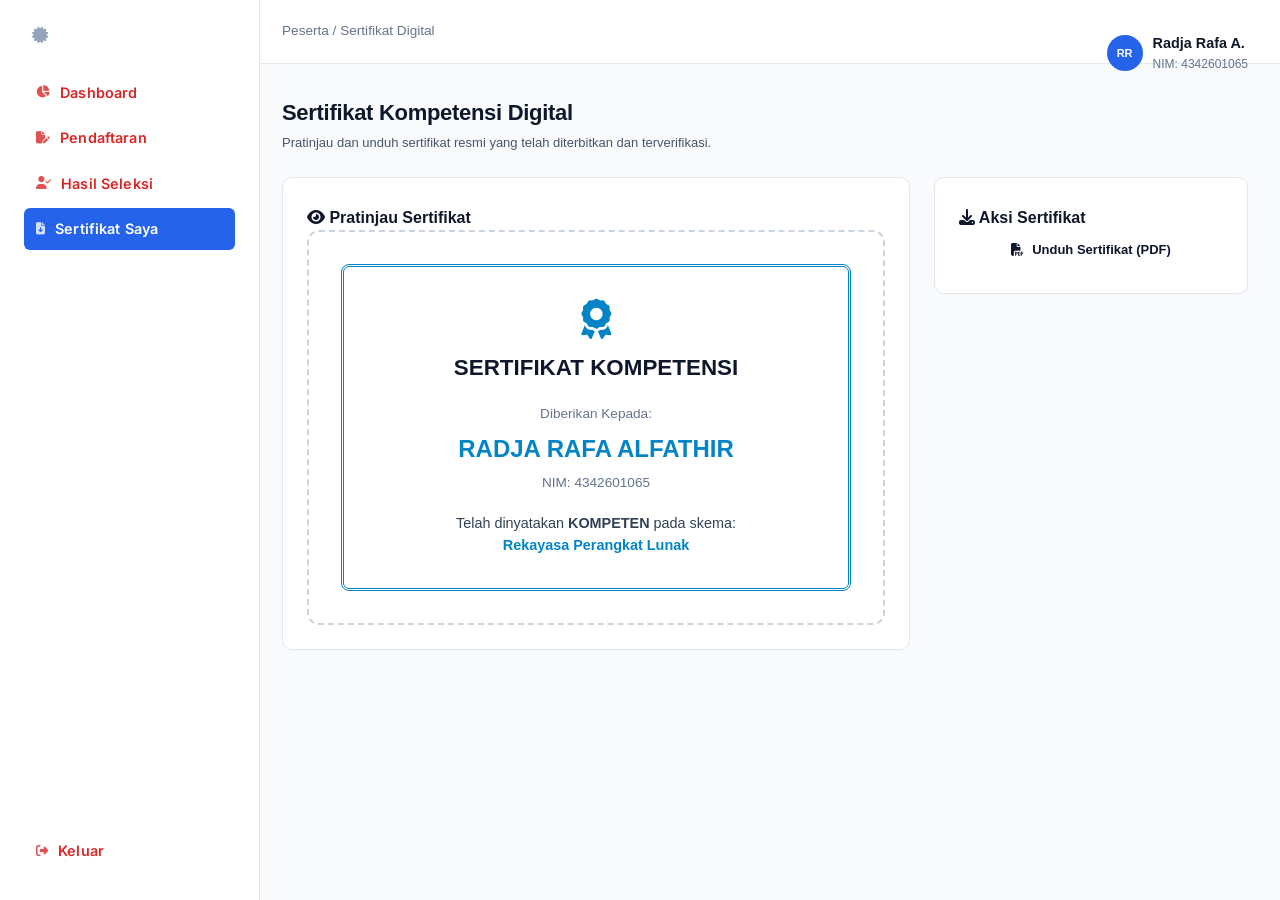
<file: sertifikat_saya.html>
<!DOCTYPE html>
<html lang="id">
<head>
    <meta charset="UTF-8">
    <meta name="viewport" content="width=device-width, initial-scale=1.0">
    <title>Sertifikat Saya - Manajemen Sertikom</title>
    <link href="https://fonts.googleapis.com/css2?family=Inter:wght@300;400;500;600;700&display=swap" rel="stylesheet">
    <link rel="stylesheet" href="https://cdnjs.cloudflare.com/ajax/libs/font-awesome/6.4.0/css/all.min.css">
    <link rel="stylesheet" href="style.css">
    <style>
        .cert-preview-card { border: 2px dashed #cbd5e1; border-radius: 12px; padding: 32px; background: #ffffff; text-align: center; }
        .cert-border-inner { border: 3px double #0284c7; padding: 32px 24px; border-radius: 8px; }
    </style>
</head>
<body>

    <div id="sidebar-container"></div>

    <div class="main-content">
        <header class="topbar">
            <div><span style="color: #64748b; font-size: 0.85rem;">Peserta / Sertifikat Digital</span></div>
            <div class="user-profile">
                <div class="user-avatar">RR</div>
                <div>
                    <div style="font-weight: 600; font-size: 0.9rem;">Radja Rafa A.</div>
                    <div style="font-size: 0.75rem; color: #64748b;">NIM: 4342601065</div>
                </div>
            </div>
        </header>

        <div class="container">
            <div class="page-header">
                <h2>Sertifikat Kompetensi Digital</h2>
                <p>Pratinjau dan unduh sertifikat resmi yang telah diterbitkan dan terverifikasi.</p>
            </div>

            <div style="display:grid; grid-template-columns: 2fr 1fr; gap:24px;">
                <div class="card">
                    <h3 class="section-title"><i class="fa-solid fa-eye"></i> Pratinjau Sertifikat</h3>
                    <div class="cert-preview-card">
                        <div class="cert-border-inner">
                            <i class="fa-solid fa-award" style="font-size:2.5rem; color:#0284c7; margin-bottom:8px;"></i>
                            <h3 style="font-size:1.4rem; font-weight:700;">SERTIFIKAT KOMPETENSI</h3>
                            <div style="margin:20px 0;">
                                <p style="font-size:0.85rem; color:#64748b;">Diberikan Kepada:</p>
                                <h2 style="font-size:1.5rem; color:#0284c7; margin:6px 0;">RADJA RAFA ALFATHIR</h2>
                                <p style="font-size:0.85rem; color:#64748b;">NIM: 4342601065</p>
                            </div>
                            <p style="font-size:0.9rem; color:#334155;">Telah dinyatakan <strong>KOMPETEN</strong> pada skema:<br><strong style="color:#0284c7;">Rekayasa Perangkat Lunak</strong></p>
                        </div>
                    </div>
                </div>

                <div>
                    <div class="card">
                        <h3 class="section-title"><i class="fa-solid fa-download"></i> Aksi Sertifikat</h3>
                        <button class="btn" style="width:100%;"><i class="fa-solid fa-file-pdf"></i> Unduh Sertifikat (PDF)</button>
                    </div>
                </div>
            </div>
        </div>
    </div>

    <script>
        fetch('sidebar.html')
            .then(res => res.text())
            .then(data => {
                document.getElementById('sidebar-container').innerHTML = data;
                document.getElementById('menu-sertifikat').classList.add('active');
            });
    </script>
</body>
</html>
</file>
<file: style.css>
/* ==========================================================================
   1. RESET & BASE STYLES
   ========================================================================== */
*, *::before, *::after {
    box-sizing: border-box;
    margin: 0;
    padding: 0;
}

:root {
    /* Color Palette */
    --bg-main: #f8fafc;
    --bg-surface: #ffffff;
    --bg-subtle: #f1f5f9;
    
    --text-primary: #0f172a;
    --text-secondary: #475569;
    --text-muted: #94a3b8;
    
    --border-color: #e2e8f0;
    --border-subtle: #f1f5f9;
    
    --brand-primary: #2563eb;
    --brand-hover: #1d4ed8;
    --brand-light: #eff6ff;
    
    --sidebar-bg: #0f172a;
    --sidebar-text: #94a3b8;
    --sidebar-hover: #1e293b;
    --sidebar-active: #2563eb;
    
    /* Utility */
    --radius-sm: 6px;
    --radius-md: 10px;
    --radius-lg: 14px;
    --radius-full: 9999px;
    
    --shadow-sm: 0 1px 2px 0 rgba(0, 0, 0, 0.05);
    --shadow-md: 0 4px 6px -1px rgba(0, 0, 0, 0.05), 0 2px 4px -2px rgba(0, 0, 0, 0.05);
    
    --transition: all 0.2s cubic-bezier(0.4, 0, 0.2, 1);
}

body {
    font-family: 'Inter', -apple-system, BlinkMacSystemFont, "Segoe UI", Roboto, sans-serif;
    background-color: var(--bg-main);
    color: var(--text-primary);
    font-size: 13px;
    line-height: 1.5;
    -webkit-font-smoothing: antialiased;
}

button, input, select, textarea {
    font: inherit;
    color: inherit;
}

button {
    cursor: pointer;
    border: none;
    background: none;
}

/* ==========================================================================
   2. LAYOUT STRUCTURE
   ========================================================================== */
.app {
    display: flex;
    min-height: 100vh;
}

.main, .main-content {
    margin-left: 250px;
    width: calc(100% - 250px);
    min-height: 100vh;
    display: flex;
    flex-direction: column;
}

/* ==========================================================================
   3. SIDEBAR NAVIGATION
   ========================================================================== */
.sidebar {
    width: 250px;
    background-color: var(--sidebar-bg);
    color: var(--sidebar-text);
    padding: 24px 16px;
    position: fixed;
    top: 0;
    bottom: 0;
    left: 0;
    display: flex;
    flex-direction: column;
    z-index: 10;
}

.brand, .logo {
    display: flex;
    align-items: center;
    gap: 12px;
    padding: 0 8px 24px;
    border-bottom: 1px solid rgba(255, 255, 255, 0.08);
}

.logo-box {
    width: 36px;
    height: 36px;
    border-radius: var(--radius-md);
    background-color: var(--brand-primary);
    color: #fff;
    display: grid;
    place-items: center;
    font-weight: 700;
    font-size: 13px;
}

.brand span, .logo strong {
    color: #fff;
    font-size: 15px;
    font-weight: 600;
    letter-spacing: -0.2px;
}

.logo small {
    display: block;
    color: var(--sidebar-text);
    font-size: 10px;
    margin-top: 1px;
}

.menu-title {
    font-size: 10px;
    text-transform: uppercase;
    letter-spacing: 0.8px;
    color: #64748b;
    font-weight: 600;
    margin: 24px 10px 8px;
}

.menu-list { list-style: none; }
.menu-item { margin-bottom: 4px; }

.menu, .menu-item a {
    width: 100%;
    display: flex;
    align-items: center;
    gap: 12px;
    padding: 10px 12px;
    color: var(--sidebar-text);
    text-decoration: none;
    border-radius: var(--radius-sm);
    font-size: 13px;
    font-weight: 500;
    transition: var(--transition);
}

.menu span { font-size: 15px; }

.menu:hover, .menu-item a:hover {
    background-color: var(--sidebar-hover);
    color: #fff;
}

.menu.active, .menu-item.active a {
    background-color: var(--sidebar-active);
    color: #fff;
}

.user-mini, .user-profile {
    margin-top: auto;
    padding-top: 16px;
    border-top: 1px solid rgba(255, 255, 255, 0.08);
    display: flex;
    align-items: center;
    gap: 10px;
}

.user-mini strong { display: block; color: #fff; font-size: 12px; }
.user-mini small { color: var(--sidebar-text); font-size: 10px; }

.avatar, .user-avatar {
    width: 36px;
    height: 36px;
    border-radius: var(--radius-full);
    background-color: var(--brand-primary);
    color: #fff;
    display: grid;
    place-items: center;
    font-size: 11px;
    font-weight: 600;
    flex-shrink: 0;
}
.avatar.small { width: 28px; height: 28px; }

/* ==========================================================================
   4. TOPBAR HEADER
   ========================================================================== */
.topbar {
    height: 64px;
    background-color: var(--bg-surface);
    border-bottom: 1px solid var(--border-color);
    display: flex;
    justify-content: space-between;
    align-items: center;
    padding: 0 32px;
    position: sticky;
    top: 0;
    z-index: 5;
}

.top-label {
    font-size: 10px;
    text-transform: uppercase;
    letter-spacing: 0.8px;
    color: var(--text-muted);
    font-weight: 600;
}

.topbar h2 {
    font-size: 18px;
    font-weight: 600;
    color: var(--text-primary);
}

.top-right {
    display: flex;
    align-items: center;
    gap: 16px;
}

.notification {
    background-color: var(--bg-subtle);
    width: 36px;
    height: 36px;
    border-radius: var(--radius-full);
    color: var(--text-secondary);
    display: grid;
    place-items: center;
    transition: var(--transition);
}

.notification:hover { background-color: var(--border-color); }
.top-user { display: flex; align-items: center; gap: 8px; color: var(--text-secondary); }

/* ==========================================================================
   5. PAGES & CARDS
   ========================================================================== */
.container, .page {
    padding: 32px;
}

.page { display: none; }
.page.active { display: block; }

.page-header, .page-head {
    margin-bottom: 24px;
}

.page-header h2, .page-head h1 {
    font-size: 22px;
    font-weight: 700;
    color: var(--text-primary);
    letter-spacing: -0.3px;
}

.page-header p, .page-head p {
    color: var(--text-secondary);
    font-size: 13px;
    margin-top: 4px;
}

.card, .welcome, .empty {
    background: var(--bg-surface);
    border-radius: var(--radius-lg);
    border: 1px solid var(--border-color);
    padding: 24px;
    box-shadow: var(--shadow-sm);
    margin-bottom: 24px;
}

.card-head {
    display: flex;
    justify-content: space-between;
    align-items: flex-start;
    gap: 16px;
}

.label {
    font-size: 10px;
    text-transform: uppercase;
    letter-spacing: 0.8px;
    color: var(--text-muted);
    font-weight: 600;
}

.card h3 {
    font-size: 16px;
    font-weight: 600;
    color: var(--text-primary);
    margin-top: 4px;
}

.welcome {
    display: flex;
    justify-content: space-between;
    align-items: center;
}

.welcome h1 { font-size: 22px; font-weight: 700; color: var(--text-primary); margin-bottom: 4px; }
.welcome p { color: var(--text-secondary); }
.welcome span { font-size: 12px; color: var(--text-muted); }

/* ==========================================================================
   6. STATS & GRIDS
   ========================================================================== */
.stats, .role-stats {
    display: grid;
    grid-template-columns: repeat(4, 1fr);
    gap: 16px;
    margin-bottom: 24px;
}

.stat, .role-stat {
    background: var(--bg-surface);
    border: 1px solid var(--border-color);
    border-radius: var(--radius-md);
    padding: 20px;
    display: flex;
    align-items: center;
    gap: 16px;
    box-shadow: var(--shadow-sm);
}

.stat-icon {
    width: 42px;
    height: 42px;
    border-radius: var(--radius-md);
    display: grid;
    place-items: center;
    font-weight: 600;
}

.stat-icon.navy, .stat-icon.blue { background: var(--brand-light); color: var(--brand-primary); }
.stat-icon.gray { background: var(--bg-subtle); color: var(--text-secondary); }
.stat-icon.green { background: #f0fdf4; color: #16a34a; }

.stat span, .role-stat span { display: block; color: var(--text-muted); font-size: 11px; font-weight: 500; }
.stat strong, .role-stat strong { font-size: 22px; font-weight: 700; color: var(--text-primary); }

.grid-two, .role-grid, .admin-grid {
    display: grid;
    grid-template-columns: 1.4fr 1fr;
    gap: 20px;
}

/* ==========================================================================
   7. BUTTONS & INPUTS
   ========================================================================== */
.btn, .primary, .secondary {
    display: inline-flex;
    align-items: center;
    justify-content: center;
    gap: 8px;
    padding: 10px 18px;
    border-radius: var(--radius-sm);
    font-size: 13px;
    font-weight: 600;
    transition: var(--transition);
    text-decoration: none;
}

.btn-primary, .primary {
    background-color: var(--brand-primary);
    color: #fff;
}
.btn-primary:hover, .primary:hover { background-color: var(--brand-hover); }

.btn-outline, .secondary {
    background-color: transparent;
    border: 1px solid var(--border-color);
    color: var(--text-secondary);
}
.btn-outline:hover, .secondary:hover { background-color: var(--bg-subtle); color: var(--text-primary); }

.full { width: 100%; }

.search {
    background: var(--bg-surface);
    border: 1px solid var(--border-color);
    padding: 12px;
    border-radius: var(--radius-md);
    display: flex;
    gap: 10px;
    margin-bottom: 20px;
}

.search input, .form-card input, .modal-card input, .modal-card textarea, .modal-card select {
    width: 100%;
    border: 1px solid var(--border-color);
    border-radius: var(--radius-sm);
    padding: 10px 14px;
    outline: none;
    font-size: 13px;
    background-color: var(--bg-surface);
    transition: var(--transition);
}

.search input:focus, .form-card input:focus, .modal-card input:focus {
    border-color: var(--brand-primary);
    box-shadow: 0 0 0 3px rgba(37, 99, 235, 0.1);
}

/* ==========================================================================
   8. COMPONENTS (TABLES, BADGES, PROGRESS)
   ========================================================================== */
.badge, .status {
    font-size: 11px;
    padding: 4px 10px;
    border-radius: var(--radius-full);
    font-weight: 600;
    display: inline-block;
}

.badge, .blue-status { background: var(--brand-light); color: var(--brand-primary); }
.green-status { background: #f0fdf4; color: #16a34a; }

.progress-info {
    display: flex;
    justify-content: space-between;
    color: var(--text-secondary);
    font-size: 12px;
    margin: 20px 0 8px;
}

.progress {
    height: 6px;
    background: var(--bg-subtle);
    border-radius: var(--radius-full);
    overflow: hidden;
}

.progress div {
    height: 100%;
    background: var(--brand-primary);
    border-radius: var(--radius-full);
}

/* Tables */
.simple-table { width: 100%; overflow-x: auto; }
.simple-row {
    display: grid;
    grid-template-columns: 1.2fr 1.2fr 0.8fr 1fr 0.8fr;
    gap: 12px;
    align-items: center;
    padding: 14px 8px;
    border-top: 1px solid var(--border-subtle);
    font-size: 12px;
    color: var(--text-secondary);
}

.table-title { font-weight: 600; color: var(--text-muted); font-size: 11px; text-transform: uppercase; }

/* Timeline & Schedule */
.timeline { margin-top: 20px; display: grid; grid-template-columns: 1fr 1fr; gap: 16px; }
.timeline-item { display: flex; gap: 12px; align-items: center; color: var(--text-muted); }
.timeline-item > span {
    width: 28px; height: 28px; border-radius: var(--radius-full);
    background: var(--bg-subtle); display: grid; place-items: center; font-size: 11px;
}
.timeline-item.done > span { background: var(--brand-light); color: var(--brand-primary); }
.timeline-item.current > span { background: var(--brand-primary); color: #fff; }

/* Modal */
.modal-panel {
    display: none;
    position: fixed;
    inset: 0;
    background: rgba(15, 23, 42, 0.4);
    backdrop-filter: blur(4px);
    z-index: 50;
    align-items: center;
    justify-content: center;
    padding: 20px;
}
.modal-panel.show { display: flex; }

.modal-card {
    width: min(500px, 100%);
    background: var(--bg-surface);
    border-radius: var(--radius-lg);
    padding: 28px;
    box-shadow: var(--shadow-md);
}

/* ==========================================================================
   9. RESPONSIVE DESIGN
   ========================================================================== */
@media (max-width: 900px) {
    .sidebar { width: 200px; }
    .main, .main-content { margin-left: 200px; width: calc(100% - 200px); }
    .stats, .role-stats, .grid-two, .role-grid, .admin-grid { grid-template-columns: 1fr; }
    .container, .page { padding: 20px; }
    .topbar { padding: 0 20px; }
}

@media (max-width: 650px) {
    .sidebar { display: none; }
    .main, .main-content { margin-left: 0; width: 100%; }
    .welcome { flex-direction: column; align-items: flex-start; gap: 16px; }
}

#admin.page {
    display: block; /* Menampilkan halaman admin */
}

/* Modal tetap tersembunyi sampai dipanggil */
.modal-panel {
    display: none; 
}
.modal-panel.active {
    display: flex;
}

/* Import font minimalis (opsional, bisa ditaruh di paling atas file CSS) */
@import url('https://fonts.googleapis.com/css2?family=Inter:wght@400;500&display=swap');

.menu-item a {
    /* Font & Tipografi */
    font-family: 'Inter', system-ui, -apple-system, BlinkMacSystemFont, 'Segoe UI', Roboto, sans-serif;
    font-size: 0.875rem; /* 14px */
    font-weight: 400;
    letter-spacing: 0.01em;
    text-decoration: none;
    
    /* Warna Minimalis (Soft Dark Gray) */
    color: #64748b; 
    
    /* Layout & Alignment */
    display: inline-flex;
    align-items: center;
    gap: 8px; /* Jarak antara ikon dan teks */
    transition: color 0.2s ease, opacity 0.2s ease;
}

/* Efek Hover yang Halus */
.menu-item a:hover {
    color: #0f172a; /* Sedikit lebih gelap saat di-hover */
}

/* Styling Ikon agar Pas */
.menu-item a i {
    font-size: 0.85em;
    opacity: 0.8;
}

  :root {
            --bg-body: #f8fafc;
            --bg-card: #ffffff;
            --border-color: #e2e8f0;
            --text-main: #0f172a;
            --text-muted: #64748b;
        }

        body {
            font-family: 'Segoe UI', Tahoma, Geneva, Verdana, sans-serif;
            background-color: var(--bg-body);
            color: var(--text-main);
            margin: 0;
            padding: 24px;
        }

        /* Container Page */
        .page {
            max-width: 1200px;
            margin: 0 auto;
        }

        /* Page Header */
        .page-head {
            display: flex;
            justify-content: space-between;
            align-items: flex-end;
            margin-bottom: 24px;
            flex-wrap: wrap;
            gap: 16px;
        }

        .role-label {
            font-size: 0.75rem;
            font-weight: 700;
            letter-spacing: 0.05em;
            color: #64748b;
            text-transform: uppercase;
        }

        .page-head h1 {
            margin: 4px 0 6px 0;
            font-size: 1.75rem;
            font-weight: 700;
        }

        .page-head p {
            margin: 0;
            color: var(--text-muted);
            font-size: 0.95rem;
        }

        .head-actions {
            display: flex;
            gap: 10px;
        }

        /* Buttons Baseline */
        button {
            font-family: inherit;
            font-weight: 600;
            border-radius: 6px;
            transition: all 0.2s ease;
            cursor: pointer;
            display: inline-flex;
            align-items: center;
            gap: 6px;
        }

        .btn-primary {
            background-color: #0284c7;
            color: #ffffff;
            border: none;
            padding: 8px 16px;
            font-size: 0.875rem;
        }

        .btn-primary:hover {
            opacity: 0.9;
        }

        .btn-secondary {
            background-color: #ffffff;
            color: #0f172a;
            border: 1px solid var(--border-color);
            padding: 8px 16px;
            font-size: 0.875rem;
        }

        .btn-secondary:hover {
            background-color: #f1f5f9;
        }

        /* Badges */
        .badge-pending { 
            padding: 4px 10px; 
            background-color: #fef3c7; 
            color: #b45309; 
            border-radius: 12px; 
            font-size: 0.8rem; 
            font-weight: 600; 
            display: inline-block;
        }
        
        .badge-approved { 
            padding: 4px 10px; 
            background-color: #dcfce7; 
            color: #15803d; 
            border-radius: 12px; 
            font-size: 0.8rem; 
            font-weight: 600; 
            display: inline-block;
        }
        
        .badge-rejected { 
            padding: 4px 10px; 
            background-color: #fee2e2; 
            color: #b91c1c; 
            border-radius: 12px; 
            font-size: 0.8rem; 
            font-weight: 600; 
            display: inline-block;
        }

        /* Action Buttons */
        .btn-action-approve { 
            background-color: #16a34a; 
            color: white; 
            border: none; 
            padding: 6px 12px; 
            border-radius: 6px; 
            font-size: 0.8rem; 
        }

        .btn-action-reject { 
            background-color: #dc2626; 
            color: white; 
            border: none; 
            padding: 6px 12px; 
            border-radius: 6px; 
            font-size: 0.8rem; 
        }

        .btn-action-view { 
            background-color: #0284c7; 
            color: white; 
            border: none; 
            padding: 6px 12px; 
            border-radius: 6px; 
            font-size: 0.8rem; 
        }

        .btn-action-approve:hover, 
        .btn-action-reject:hover, 
        .btn-action-view:hover {
            opacity: 0.9;
        }

        /* Card Layout */
        .card {
            background: var(--bg-card);
            border: 1px solid var(--border-color);
            border-radius: 10px;
            box-shadow: 0 1px 3px rgba(0,0,0,0.05);
            margin-bottom: 24px;
            overflow: hidden;
        }

        .card-head {
            padding: 16px 20px;
            border-bottom: 1px solid var(--border-color);
            display: flex;
            justify-content: space-between;
            align-items: center;
        }

        .card-head .label {
            font-size: 0.75rem;
            font-weight: 700;
            color: var(--text-muted);
            letter-spacing: 0.05em;
        }

        .card-head h3 {
            margin: 4px 0 0 0;
            font-size: 1.1rem;
        }

        .count-badge {
            background-color: #fef3c7;
            color: #b45309;
            font-size: 0.8rem;
            font-weight: 600;
            padding: 4px 12px;
            border-radius: 12px;
        }

        /* Table Structure Grid */
        .simple-table {
            width: 100%;
            display: flex;
            flex-direction: column;
        }

        .simple-row {
            display: grid;
            padding: 14px 20px;
            align-items: center;
            border-bottom: 1px solid var(--border-color);
            font-size: 0.9rem;
        }

        .simple-row:last-child {
            border-bottom: none;
        }

        /* Grid Columns Customization */
        .table-verifikasi .simple-row {
            grid-template-columns: 2fr 2fr 2fr 1.5fr 1.5fr;
            gap: 12px;
        }

        .table-rekap .simple-row {
            grid-template-columns: 1.5fr 2fr 2fr 1.5fr 1.5fr;
            gap: 12px;
        }

        .table-title {
            background-color: #f8fafc;
            font-weight: 600;
            color: var(--text-muted);
            font-size: 0.8rem;
            text-transform: uppercase;
            letter-spacing: 0.05em;
        }

        .action-group {
            display: flex;
            gap: 6px;
        }

        .done-text {
            color: #16a34a;
            font-weight: 600;
            font-size: 0.85rem;
            display: flex;
            align-items: center;
            gap: 4px;
        }

        /* Footer Link */
        .logout-wrapper {
            margin-top: 32px;
            padding: 12px 0;
            text-align: right;
        }

        .logout-link {
            color: #dc2626;
            text-decoration: none;
            font-weight: 600;
            font-size: 0.9rem;
            display: inline-flex;
            align-items: center;
            gap: 8px;
        }

        .logout-link:hover {
            text-decoration: underline;
        }

 :root {
            --bg-body: #f8fafc;
            --bg-card: #ffffff;
            --border-color: #e2e8f0;
            --text-main: #0f172a;
            --text-muted: #64748b;
            --primary: #0284c7;
            --primary-hover: #0369a1;
        }

        * {
            box-sizing: border-box;
        }

        body {
            font-family: 'Segoe UI', Tahoma, Geneva, Verdana, sans-serif;
            background-color: var(--bg-body);
            color: var(--text-main);
            margin: 0;
            padding: 0;
        }

        /* App Layout */
        .app {
            display: flex;
            min-height: 100vh;
        }

        /* Sidebar Styling */
        .sidebar {
            width: 260px;
            background-color: #ffffff;
            border-right: 1px solid var(--border-color);
            padding: 24px;
            display: flex;
            flex-direction: column;
            justify-content: space-between;
            flex-shrink: 0;
        }

        .sidebar-top {
            display: flex;
            flex-direction: column;
            gap: 20px;
        }

        .logo {
            display: flex;
            align-items: center;
            gap: 12px;
        }

        .logo-box {
            width: 40px;
            height: 40px;
            background-color: var(--primary);
            color: #ffffff;
            font-weight: 700;
            border-radius: 8px;
            display: flex;
            align-items: center;
            justify-content: center;
            font-size: 1.1rem;
        }

        .logo div {
            display: flex;
            flex-direction: column;
        }

        .logo small {
            color: var(--text-muted);
            font-size: 0.75rem;
        }

        .menu-title {
            font-size: 0.75rem;
            font-weight: 700;
            color: var(--text-muted);
            letter-spacing: 0.05em;
            margin-top: 10px;
        }

        .menu-btn {
            width: 100%;
            display: flex;
            align-items: center;
            gap: 10px;
            padding: 10px 12px;
            background: #f1f5f9;
            border: none;
            border-radius: 6px;
            color: var(--text-main);
            font-weight: 600;
            cursor: pointer;
            text-align: left;
            transition: background 0.2s ease;
        }

        .menu-btn:hover {
            background: #e2e8f0;
        }

        .menu-item a {
            display: flex;
            align-items: center;
            gap: 10px;
            color: #dc2626;
            text-decoration: none;
            font-weight: 600;
            font-size: 0.9rem;
            padding: 10px 12px;
            border-radius: 6px;
            transition: background 0.2s ease;
        }

        .menu-item a:hover {
            background-color: #fee2e2;
        }

        .user-mini {
            display: flex;
            align-items: center;
            gap: 12px;
            padding-top: 16px;
            border-top: 1px solid var(--border-color);
        }

        .avatar {
            width: 36px;
            height: 36px;
            background-color: #e2e8f0;
            color: #475569;
            font-weight: 700;
            border-radius: 50%;
            display: flex;
            align-items: center;
            justify-content: center;
            font-size: 0.85rem;
            flex-shrink: 0;
        }

        .avatar.small {
            width: 32px;
            height: 32px;
            font-size: 0.75rem;
        }

        .user-mini div {
            display: flex;
            flex-direction: column;
        }

        .user-mini small {
            color: var(--text-muted);
            font-size: 0.75rem;
        }

        /* Main Content */
        .main {
            flex-grow: 1;
            display: flex;
            flex-direction: column;
            background-color: var(--bg-body);
        }

        /* Topbar Header */
        .topbar {
            background-color: #ffffff;
            border-bottom: 1px solid var(--border-color);
            padding: 16px 32px;
            display: flex;
            justify-content: space-between;
            align-items: center;
        }

        .top-label {
            font-size: 0.75rem;
            font-weight: 700;
            color: var(--text-muted);
            letter-spacing: 0.05em;
        }

        .topbar h2 {
            margin: 2px 0 0 0;
            font-size: 1.35rem;
        }

        .top-right {
            display: flex;
            align-items: center;
            gap: 16px;
        }

        .notification {
            background: #f1f5f9;
            border: 1px solid var(--border-color);
            width: 36px;
            height: 36px;
            border-radius: 8px;
            cursor: pointer;
            display: flex;
            align-items: center;
            justify-content: center;
            color: var(--text-muted);
        }

        .top-user {
            display: flex;
            align-items: center;
            gap: 10px;
            font-weight: 600;
            font-size: 0.9rem;
        }

        /* Page Content Area */
        .page {
            padding: 32px;
            max-width: 1200px;
            margin: 0 auto;
            width: 100%;
        }

        .page-head {
            margin-bottom: 24px;
        }

        .role-label {
            font-size: 0.75rem;
            font-weight: 700;
            letter-spacing: 0.05em;
            color: var(--text-muted);
            text-transform: uppercase;
        }

        .page-head h1 {
            margin: 4px 0 6px 0;
            font-size: 1.75rem;
        }

        .page-head p {
            margin: 0;
            color: var(--text-muted);
            font-size: 0.95rem;
        }

        /* Stats Section */
        .role-stats {
            display: grid;
            grid-template-columns: repeat(auto-fit, minmax(200px, 1fr));
            gap: 16px;
            margin-bottom: 24px;
        }

        .role-stat {
            background-color: var(--bg-card);
            border: 1px solid var(--border-color);
            border-radius: 10px;
            padding: 16px 20px;
            display: flex;
            flex-direction: column;
            gap: 4px;
            box-shadow: 0 1px 3px rgba(0,0,0,0.02);
        }

        .role-stat span {
            font-size: 0.8rem;
            color: var(--text-muted);
            font-weight: 600;
        }

        .role-stat strong {
            font-size: 1.75rem;
            font-weight: 700;
            color: var(--text-main);
        }

        .role-stat small {
            font-size: 0.75rem;
            color: var(--text-muted);
        }

        /* Role Grid & Cards */
        .role-grid {
            display: grid;
            grid-template-columns: 1fr 1fr;
            gap: 24px;
            margin-bottom: 24px;
        }

        @media (max-width: 900px) {
            .role-grid {
                grid-template-columns: 1fr;
            }
        }

        .card {
            background-color: var(--bg-card);
            border: 1px solid var(--border-color);
            border-radius: 10px;
            box-shadow: 0 1px 3px rgba(0,0,0,0.02);
            overflow: hidden;
            margin-bottom: 24px;
        }

        .card-head {
            padding: 16px 20px;
            border-bottom: 1px solid var(--border-color);
            display: flex;
            justify-content: space-between;
            align-items: center;
        }

        .card-head .label {
            font-size: 0.75rem;
            font-weight: 700;
            color: var(--text-muted);
            letter-spacing: 0.05em;
        }

        .card-head h3 {
            margin: 4px 0 0 0;
            font-size: 1.1rem;
        }

        /* Buttons */
        button {
            font-family: inherit;
            cursor: pointer;
            border-radius: 6px;
            font-weight: 600;
            transition: all 0.2s ease;
        }

        .primary {
            background-color: var(--primary);
            color: #ffffff;
            border: none;
            padding: 8px 16px;
            font-size: 0.875rem;
        }

        .primary:hover {
            background-color: var(--primary-hover);
        }

        .primary.full {
            width: 100%;
            padding: 10px;
            margin-top: 12px;
        }

        .secondary {
            background-color: #ffffff;
            color: var(--text-main);
            border: 1px solid var(--border-color);
            padding: 6px 12px;
            font-size: 0.8rem;
        }

        .secondary:hover {
            background-color: #f1f5f9;
        }

        .count-badge {
            background-color: #fef3c7;
            color: #b45309;
            font-size: 0.8rem;
            font-weight: 700;
            padding: 2px 10px;
            border-radius: 12px;
        }

        /* Schedule List */
        .assessor-schedule {
            display: flex;
            flex-direction: column;
        }

        .schedule-row {
            display: flex;
            align-items: center;
            gap: 16px;
            padding: 16px 20px;
            border-bottom: 1px solid var(--border-color);
        }

        .schedule-row:last-child {
            border-bottom: none;
        }

        .schedule-date {
            background-color: #f1f5f9;
            border-radius: 8px;
            padding: 8px 12px;
            text-align: center;
            min-width: 54px;
        }

        .schedule-date b {
            display: block;
            font-size: 1.1rem;
            line-height: 1;
        }

        .schedule-date small {
            font-size: 0.7rem;
            color: var(--text-muted);
            font-weight: 700;
        }

        .schedule-row div {
            display: flex;
            flex-direction: column;
            flex-grow: 1;
            gap: 2px;
        }

        .schedule-row span {
            font-size: 0.85rem;
            color: var(--text-muted);
        }

        .status {
            font-size: 0.75rem;
            font-weight: 600;
            padding: 4px 10px;
            border-radius: 12px;
        }

        .blue-status {
            background-color: #e0f2fe;
            color: #0369a1;
        }

        /* Mini Person List */
        .mini-person {
            display: flex;
            align-items: center;
            gap: 12px;
            padding: 12px 20px;
            border-bottom: 1px solid var(--border-color);
        }

        .mini-person:last-child {
            border-bottom: none;
        }

        .mini-person div:nth-child(2) {
            display: flex;
            flex-direction: column;
            flex-grow: 1;
        }

        .mini-person small {
            color: var(--text-muted);
            font-size: 0.8rem;
        }

        /* Table Structure */
        .simple-table {
            display: flex;
            flex-direction: column;
            width: 100%;
        }

        .simple-row {
            display: grid;
            grid-template-columns: 2fr 2fr 1.5fr 1.5fr 1fr;
            padding: 14px 20px;
            align-items: center;
            border-bottom: 1px solid var(--border-color);
            font-size: 0.9rem;
            gap: 12px;
        }

        .simple-row:last-child {
            border-bottom: none;
        }

        .table-title {
            background-color: #f8fafc;
            font-weight: 600;
            color: var(--text-muted);
            font-size: 0.75rem;
            text-transform: uppercase;
            letter-spacing: 0.05em;
        }

        .done-text {
            color: #16a34a;
            font-weight: 600;
            font-size: 0.85rem;
        }

        .table-btn {
            background: transparent;
            border: 1px solid var(--border-color);
            color: var(--text-main);
            padding: 6px 12px;
            border-radius: 6px;
            font-size: 0.8rem;
            font-weight: 600;
        }

        .table-btn:hover {
            background-color: #f1f5f9;
        }

        /* Profile Card */
        .profile-card {
            display: flex;
            align-items: center;
            gap: 20px;
            padding: 24px;
        }

        .profile-avatar {
            width: 64px;
            height: 64px;
            background-color: #e2e8f0;
            color: #475569;
            font-weight: 700;
            border-radius: 50%;
            display: flex;
            align-items: center;
            justify-content: center;
            font-size: 1.5rem;
        }

        .profile-card h2 {
            margin: 0 0 4px 0;
        }

        .profile-card p {
            margin: 0;
            color: var(--text-muted);
        }

        /* Modal Panel */
        .modal-panel {
            display: none;
            position: fixed;
            top: 0;
            left: 0;
            width: 100vw;
            height: 100vh;
            background-color: rgba(15, 23, 42, 0.4);
            align-items: center;
            justify-content: center;
            z-index: 1000;
        }

        .modal-panel.active {
            display: flex;
        }

        .modal-card {
            background-color: #ffffff;
            border-radius: 12px;
            width: 100%;
            max-width: 480px;
            padding: 24px;
            box-shadow: 0 10px 25px -5px rgba(0, 0, 0, 0.1);
        }

        .modal-head {
            display: flex;
            justify-content: space-between;
            align-items: flex-start;
            margin-bottom: 20px;
        }

        .modal-head h2 {
            margin: 4px 0 0 0;
            font-size: 1.25rem;
        }

        .close-btn {
            background: none;
            border: none;
            font-size: 1.5rem;
            color: var(--text-muted);
            cursor: pointer;
            padding: 0;
            line-height: 1;
        }

        .form-row {
            display: grid;
            grid-template-columns: 1fr 1fr;
            gap: 12px;
            margin-bottom: 12px;
        }

        label {
            display: block;
            font-size: 0.8rem;
            font-weight: 600;
            color: var(--text-main);
            margin-bottom: 6px;
            margin-top: 12px;
        }

        input[type="number"],
        textarea,
        select {
            width: 100%;
            padding: 8px 12px;
            border: 1px solid var(--border-color);
            border-radius: 6px;
            font-family: inherit;
            font-size: 0.9rem;
            outline: none;
        }

        input[type="number"]:focus,
        textarea:focus,
        select:focus {
            border-color: var(--primary);
        }

        textarea {
            resize: vertical;
            min-height: 80px;
        }
</file>
